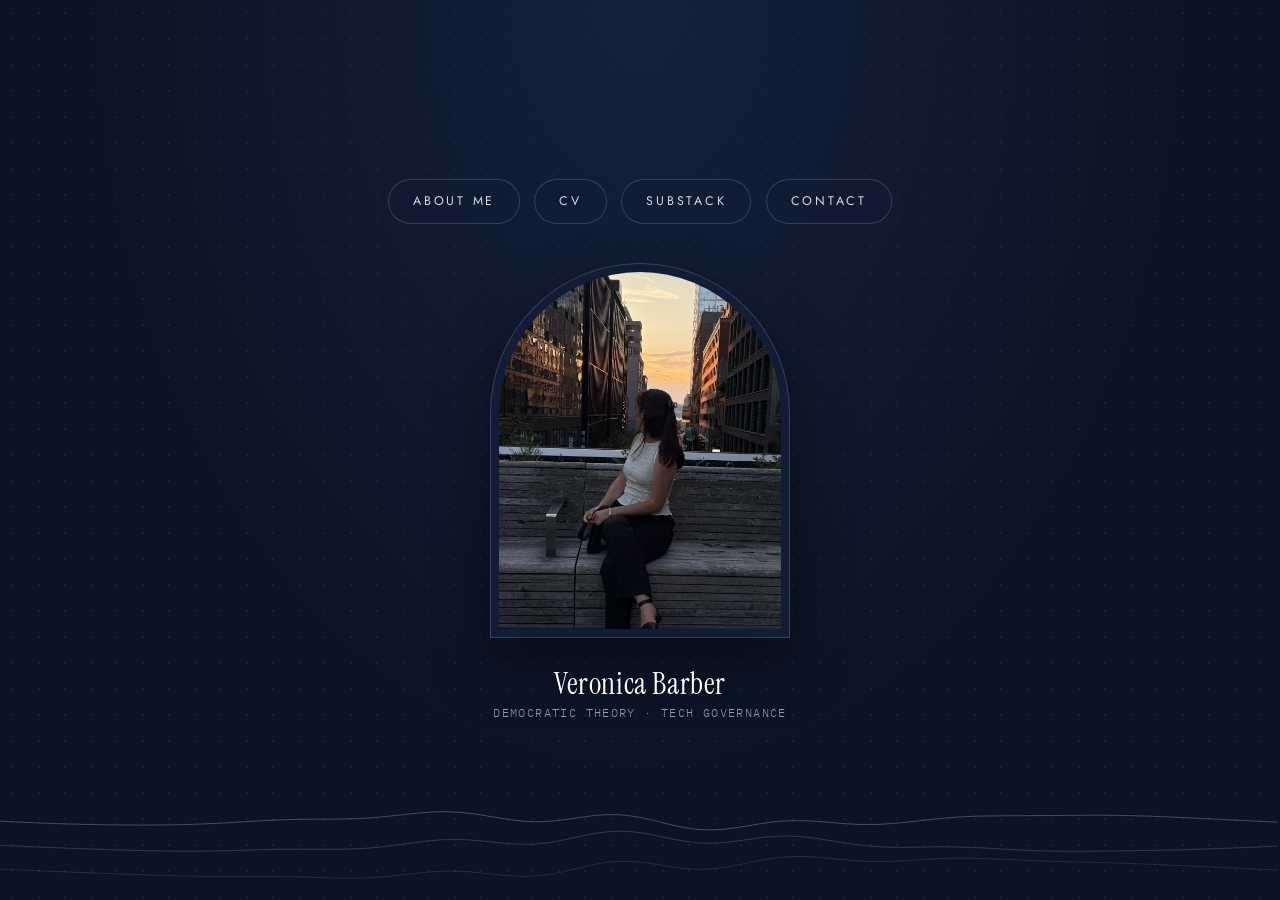
<file: index.html>
<!DOCTYPE html>
<html lang="en">
<head>
  <meta charset="UTF-8">
  <meta name="viewport" content="width=device-width, initial-scale=1">
  <title>Veronica Barber — Political Theory &amp; Tech Governance</title>
  <meta name="description" content="Personal site of Veronica Barber: democratic theory, philosophy of technology, and AI governance.">
  <link rel="preconnect" href="https://fonts.googleapis.com">
  <link rel="preconnect" href="https://fonts.gstatic.com" crossorigin>
  <link href="https://fonts.googleapis.com/css2?family=Cormorant+Garamond:ital,wght@0,400;0,500;0,600;1,400&family=IBM+Plex+Mono:wght@400&family=Instrument+Serif:ital@0;1&family=Jost:wght@300;400&display=swap" rel="stylesheet">  <link rel="stylesheet" href="css/style.css">
</head>
<script src="js/wave.js" defer></script>
<body>

  <main class="landing">
    <div class="portrait-wrap">

      <!-- Four buttons above the portrait -->
      <nav class="nav-buttons" aria-label="Main navigation">
        <a href="about.html">About Me</a>
        <a href="cv.html">CV</a>
        <a href="substack.html">Substack</a>
        <a href="contact.html">Contact</a>
      </nav>

      <!-- Portrait: drop your photo at assets/portrait.jpg -->
      <div class="portrait">
        <div class="placeholder" aria-hidden="true">VB</div>
        <img src="assets/portrait.jpg" alt="Portrait of Veronica Barber" onerror="this.style.display='none'">
      </div>

      <div class="identity">
        <h1>Veronica Barber</h1>
        <p>Democratic Theory · Tech Governance</p>
      </div>

    </div>
  </main>

</body>
</html>
</file>
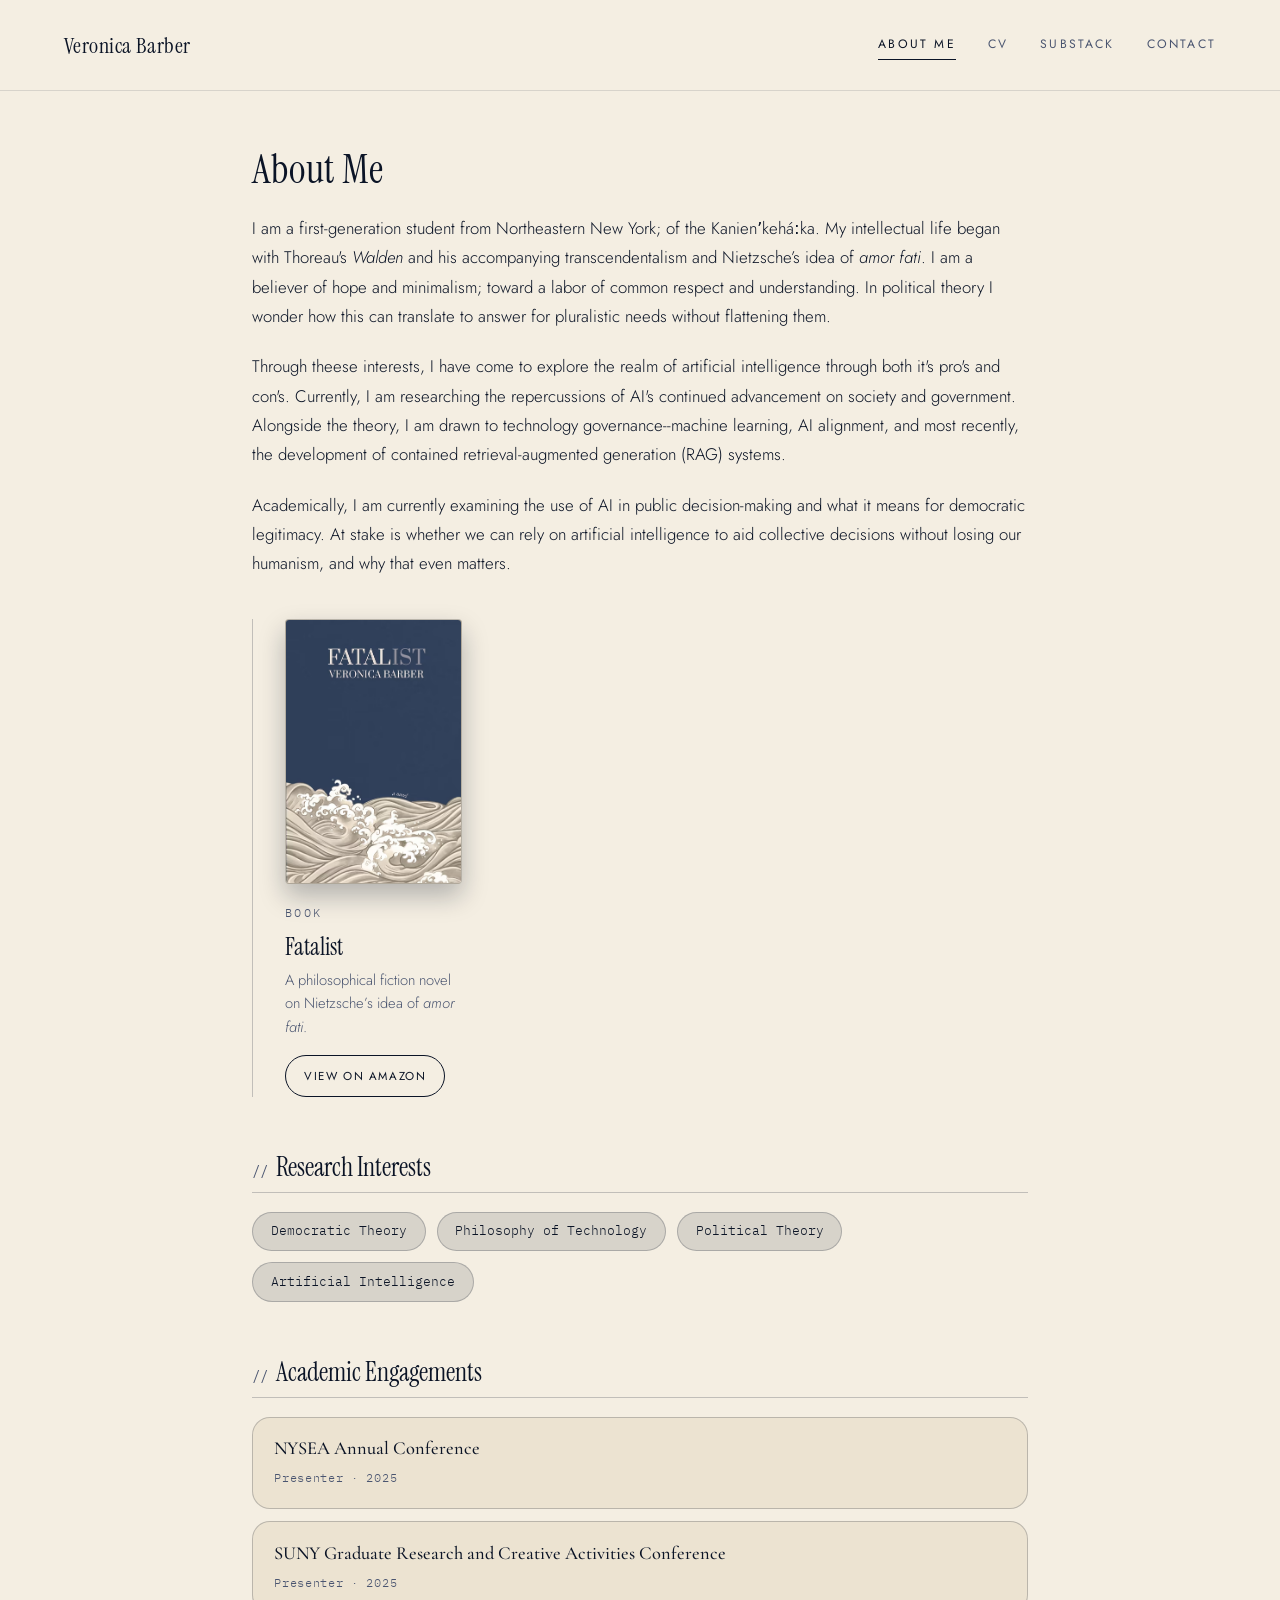
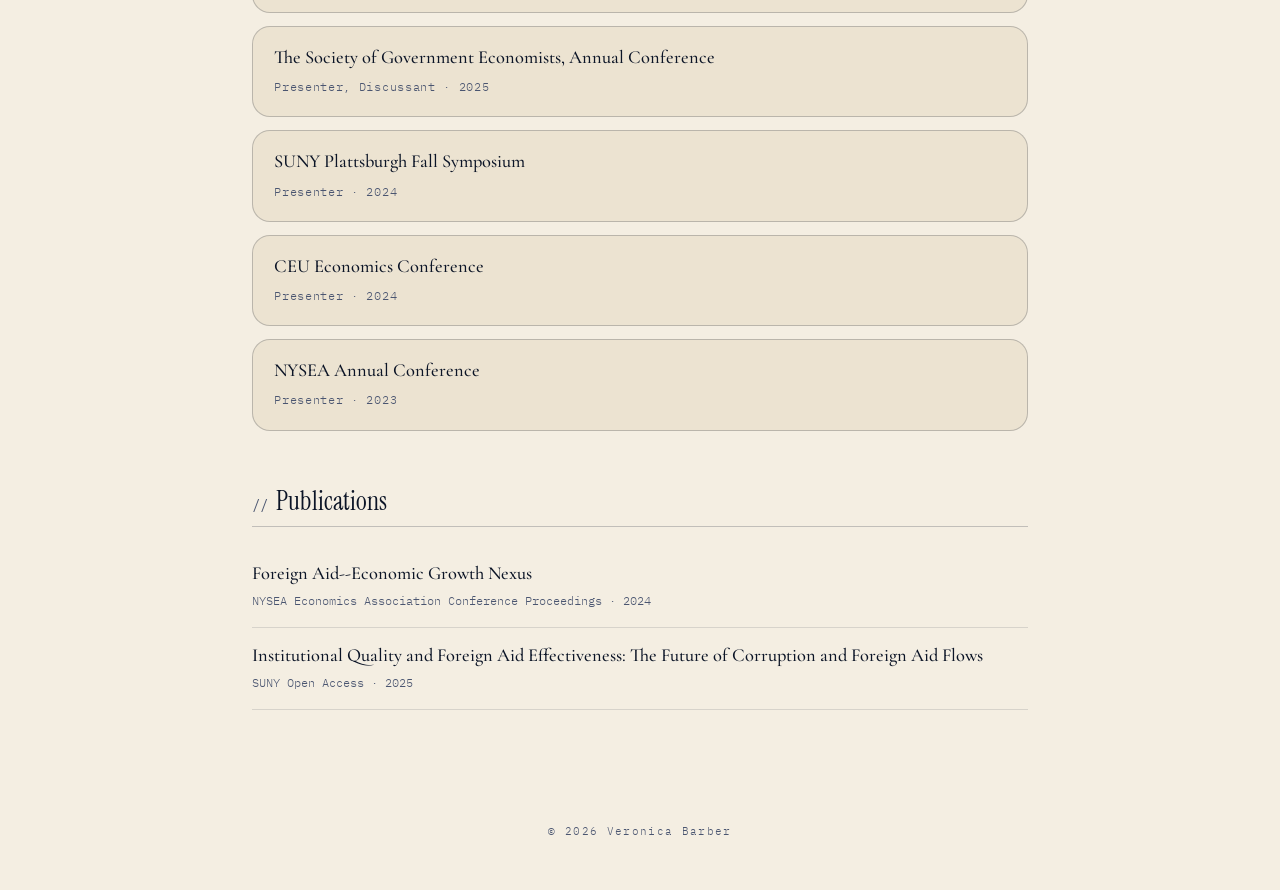
<file: about.html>
<!DOCTYPE html>
<html lang="en">
<head>
  <meta charset="UTF-8">
  <meta name="viewport" content="width=device-width, initial-scale=1">
  <title>About Me — Veronica Barber</title>
  <link rel="preconnect" href="https://fonts.googleapis.com">
  <link rel="preconnect" href="https://fonts.gstatic.com" crossorigin>
<link href="https://fonts.googleapis.com/css2?family=Cormorant+Garamond:ital,wght@0,400;0,500;0,600;1,400&family=IBM+Plex+Mono:wght@400&family=Instrument+Serif:ital@0;1&family=Jost:wght@300;400&display=swap" rel="stylesheet">  <link rel="stylesheet" href="css/style.css">
</head>
<body class="inner">

  <header class="site-header">
    <a class="brand" href="index.html">Veronica Barber</a>
    <nav class="nav-buttons" aria-label="Main navigation">
      <a href="about.html" class="active">About Me</a>
      <a href="cv.html">CV</a>
      <a href="substack.html">Substack</a>
      <a href="contact.html">Contact</a>
    </nav>
  </header>

  <main>
    <h1 class="page-title">About Me</h1>

    <section class="prose">
      <p>I am a first-generation student from Northeastern New York; of the Kanienʼkehá꞉ka. My intellectual life began with Thoreau's <em>Walden</em> and his accompanying transcendentalism and Nietzsche’s idea of <em>amor fati</em>. I am a believer of hope and minimalism; toward a labor of common respect and understanding. In political theory I wonder how this can translate to answer for pluralistic needs without flattening them.</p>

      <p>Through theese interests, I have come to explore the realm of artificial intelligence through both it's pro's and con's. Currently, I am researching the repercussions of AI's continued advancement on society and government. Alongside the theory, I am drawn to technology governance--machine learning, AI alignment, and most recently, the development of contained retrieval-augmented generation (RAG) systems.</p>
      
      <p>Academically, I am currently examining the use of AI in public decision-making and what it means for democratic legitimacy. At stake is whether we can rely on artificial intelligence to aid collective decisions without losing our humanism, and why that even matters.</p>
    </section>

    <!-- BOOK -->
    <aside class="book-side" aria-label="My book">
      <div class="cover">
        <span>Fatalist</span>
        <img src="assets/book-cover.jpg" alt="Cover of Fatalist" onerror="this.style.display='none'">
      </div>
      <div class="eyebrow">Book</div>
      <h3>Fatalist</h3>
      <p>A philosophical fiction novel on Nietzsche’s idea of <em>amor fati</em>.</p>
      <a class="btn" href="https://us.amazon.com/Fatalist-Veronica-Barber/dp/B0FMP977KS" target="_blank" rel="noopener">View on Amazon</a>
    </aside>

    <!-- RESEARCH INTERESTS -->
    <h2 class="section-title">Research Interests</h2>
    <div class="tags">
      <span class="tag">Democratic Theory</span>
      <span class="tag">Philosophy of Technology</span>
      <span class="tag">Political Theory</span>
      <span class="tag">Artificial Intelligence</span>
    </div>

    <!-- ACADEMIC ENGAGEMENTS -->
    <h2 class="section-title">Academic Engagements</h2>
    <div class="cards">
      <div class="card"><div class="name">NYSEA Annual Conference</div><div class="meta">Presenter · 2025</div></div>
      <div class="card"><div class="name">SUNY Graduate Research and Creative Activities Conference</div><div class="meta">Presenter · 2025</div></div>
      <div class="card"><div class="name">The Society of Government Economists, Annual Conference</div><div class="meta">Presenter, Discussant · 2025</div></div>
      <div class="card"><div class="name">SUNY Plattsburgh Fall Symposium</div><div class="meta">Presenter · 2024</div></div>
      <div class="card"><div class="name">CEU Economics Conference</div><div class="meta">Presenter · 2024</div></div>
      <div class="card"><div class="name">NYSEA Annual Conference</div><div class="meta">Presenter · 2023</div></div>
    </div>

    <!-- PUBLICATIONS -->
    <h2 class="section-title">Publications</h2>
<ul class="pubs">
  <li>
    <div class="title"><a href="https://www.nyseconomicsassociation.org/wp-content/uploads/2024/12/Final_Vol_NYSEA_Proceedings_2023.pdf" target="_blank" rel="noopener">Foreign Aid--Economic Growth Nexus</a></div>
    <div class="venue">NYSEA Economics Association Conference Proceedings · 2024</div>
  </li>
  <li>
    <div class="title"><a href="https://soar.suny.edu/server/api/core/bitstreams/cb650de0-f1ea-4504-bd23-ce53d241ac84/content" target="_blank" rel="noopener">Institutional Quality and Foreign Aid Effectiveness: The Future of Corruption and Foreign Aid Flows</a></div>
    <div class="venue">SUNY Open Access · 2025</div>
  </li>
</ul>
</main>

  <footer>© <span id="yr"></span> Veronica Barber</footer>
  <script>document.getElementById('yr').textContent = new Date().getFullYear();</script>
</body>
</html>
</file>
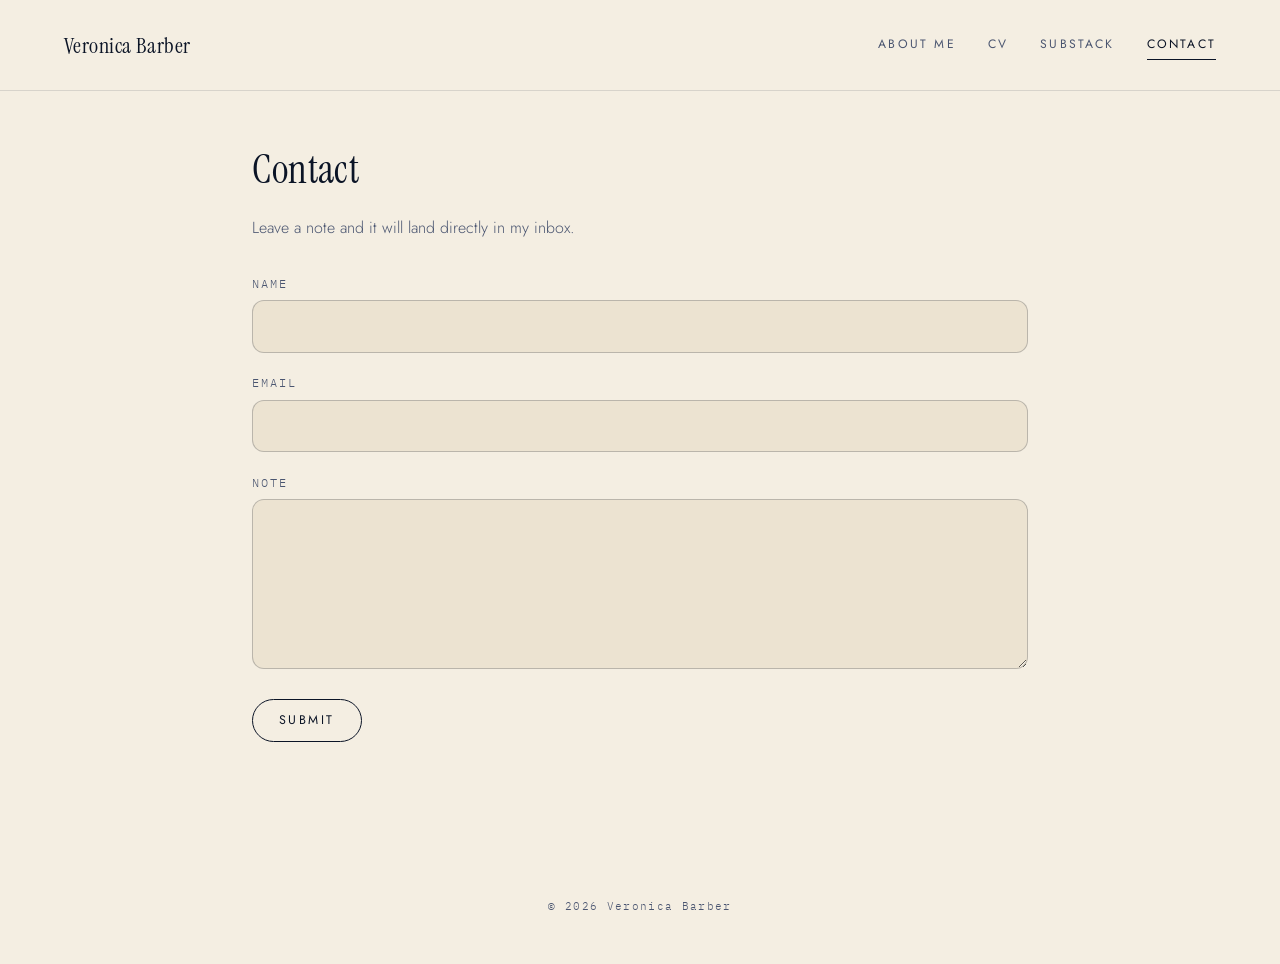
<file: contact.html>
<!DOCTYPE html>
<html lang="en">
<head>
  <meta charset="UTF-8">
  <meta name="viewport" content="width=device-width, initial-scale=1">
  <title>Contact — Veronica Barber</title>
  <link rel="preconnect" href="https://fonts.googleapis.com">
  <link rel="preconnect" href="https://fonts.gstatic.com" crossorigin>
  <link href="https://fonts.googleapis.com/css2?family=Cormorant+Garamond:ital,wght@0,400;0,500;0,600;1,400&family=IBM+Plex+Mono:wght@400&family=Instrument+Serif:ital@0;1&family=Jost:wght@300;400&display=swap" rel="stylesheet">  <link rel="stylesheet" href="css/style.css">
</head>
<body class="inner">

  <header class="site-header">
    <a class="brand" href="index.html">Veronica Barber</a>
    <nav class="nav-buttons" aria-label="Main navigation">
      <a href="about.html">About Me</a>
      <a href="cv.html">CV</a>
      <a href="substack.html">Substack</a>
      <a href="contact.html" class="active">Contact</a>
    </nav>
  </header>

  <main>
    <h1 class="page-title">Contact</h1>
    <p class="prose" style="color: var(--parchment-dim); margin-bottom: 2rem;">Leave a note and it will land directly in my inbox.</p>

    <form class="contact" id="contact-form" action="https://formspree.io/f/xnpdoqaj" method="POST">
      <div>
        <label for="name">Name</label>
        <input type="text" id="name" name="name" required autocomplete="name">
      </div>
      <div>
        <label for="email">Email</label>
        <input type="email" id="email" name="email" required autocomplete="email">
      </div>
      <div>
        <label for="message">Note</label>
        <textarea id="message" name="message" required></textarea>
      </div>

      <!-- Honeypot: real people never see this; bots fill it in -->
      <input class="hp" type="text" name="_gotcha" tabindex="-1" autocomplete="off" aria-hidden="true">

      <div><button class="btn" type="submit">Submit</button></div>
      <div class="form-status" id="form-status" role="status"></div>
    </form>
  </main>

  <footer>© <span id="yr"></span> Veronica Barber</footer>

  <script>
    document.getElementById('yr').textContent = new Date().getFullYear();

    const form = document.getElementById('contact-form');
    const status = document.getElementById('form-status');

    form.addEventListener('submit', async (e) => {
      e.preventDefault();
      status.textContent = 'Sending…';
      try {
        const res = await fetch(form.action, {
          method: 'POST',
          body: new FormData(form),
          headers: { 'Accept': 'application/json' }
        });
        if (res.ok) {
          form.reset();
          status.textContent = 'Thank you. Your note has been sent.';
        } else {
          status.textContent = 'Something went wrong. Please try again.';
        }
      } catch (err) {
        status.textContent = 'Network error. Please try again.';
      }
    });
  </script>
</body>
</html>
</file>
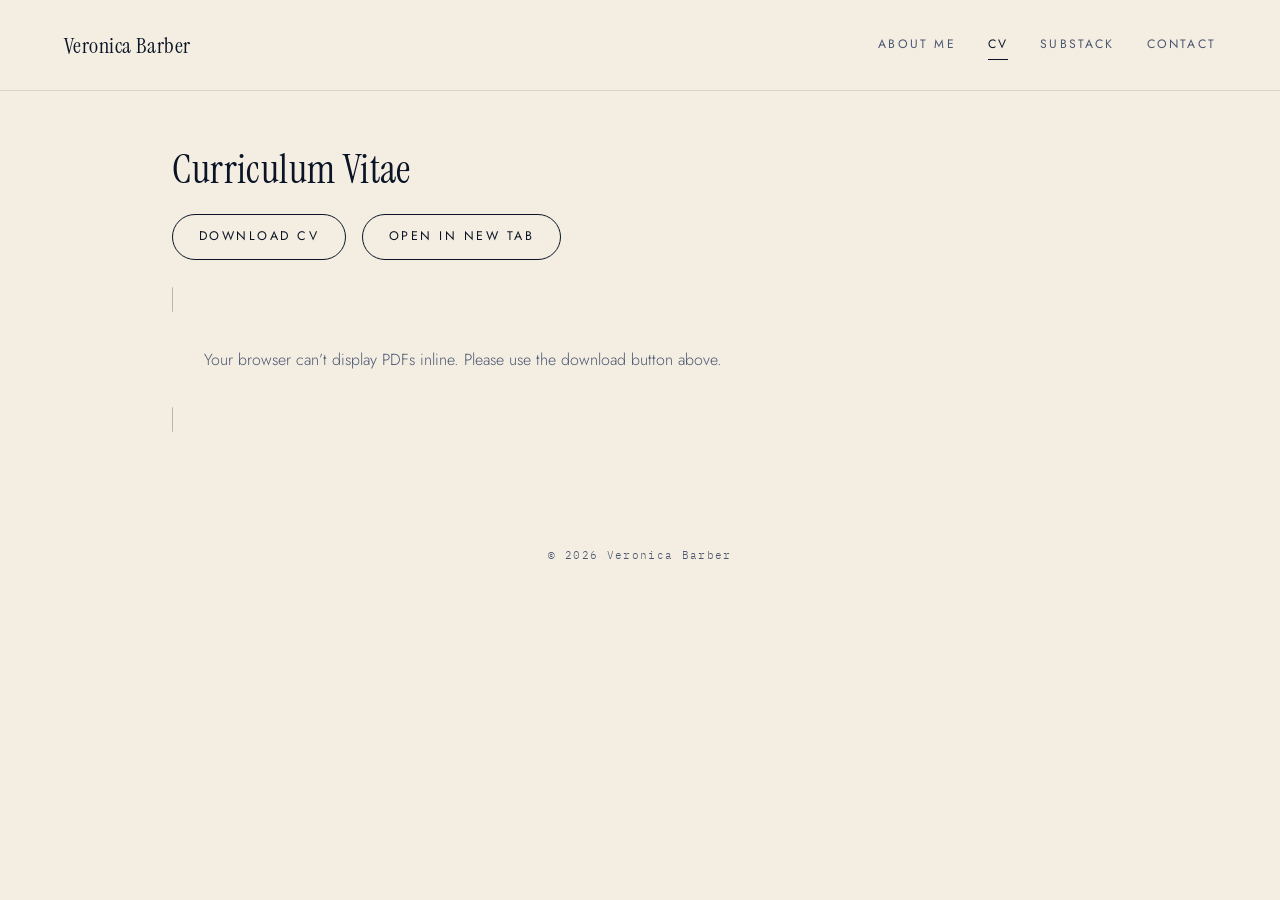
<file: cv.html>
<!DOCTYPE html>
<html lang="en">
<head>
  <meta charset="UTF-8">
  <meta name="viewport" content="width=device-width, initial-scale=1">
  <title>CV — Veronica Barber</title>
  <link rel="preconnect" href="https://fonts.googleapis.com">
  <link rel="preconnect" href="https://fonts.gstatic.com" crossorigin>
  <link href="https://fonts.googleapis.com/css2?family=Cormorant+Garamond:ital,wght@0,400;0,500;0,600;1,400&family=IBM+Plex+Mono:wght@400&family=Instrument+Serif:ital@0;1&family=Jost:wght@300;400&display=swap" rel="stylesheet">  <link rel="stylesheet" href="css/style.css">
</head>
<body class="inner">

  <header class="site-header">
    <a class="brand" href="index.html">Veronica Barber</a>
    <nav class="nav-buttons" aria-label="Main navigation">
      <a href="about.html">About Me</a>
      <a href="cv.html" class="active">CV</a>
      <a href="substack.html">Substack</a>
      <a href="contact.html">Contact</a>
    </nav>
  </header>

  <main style="max-width: 980px;">
    <h1 class="page-title">Curriculum Vitae</h1>

    <div class="cv-actions">
      <!-- Put your CV at assets/cv.pdf -->
      <a class="btn" href="assets/cv.pdf" download="Veronica-Barber-CV.pdf">Download CV</a>
      <a class="btn" href="assets/cv.pdf" target="_blank" rel="noopener">Open in New Tab</a>
    </div>

    <object class="cv-frame" data="assets/cv.pdf#view=FitH" type="application/pdf">
      <p class="cv-fallback">Your browser can’t display PDFs inline. Please use the download button above.</p>
    </object>
  </main>

  <footer>© <span id="yr"></span> Veronica Barber</footer>
  <script>document.getElementById('yr').textContent = new Date().getFullYear();</script>
</body>
</html>
</file>
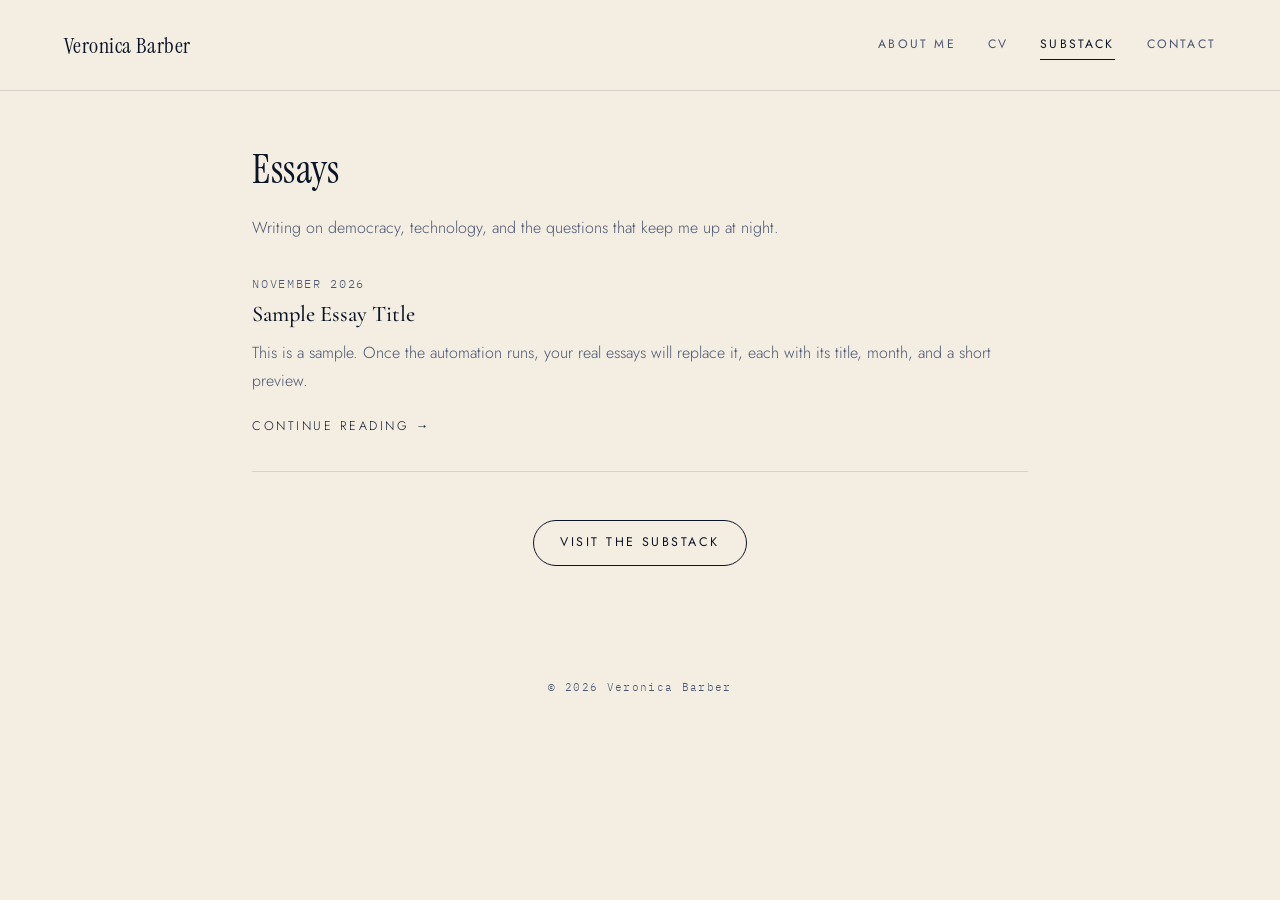
<file: substack.html>
<!DOCTYPE html>
<html lang="en">
<head>
  <meta charset="UTF-8">
  <meta name="viewport" content="width=device-width, initial-scale=1">
  <title>Substack — Veronica Barber</title>
  <link rel="preconnect" href="https://fonts.googleapis.com">
  <link rel="preconnect" href="https://fonts.gstatic.com" crossorigin>
  <link href="https://fonts.googleapis.com/css2?family=Cormorant+Garamond:ital,wght@0,400;0,500;0,600;1,400&family=IBM+Plex+Mono:wght@400&family=Instrument+Serif:ital@0;1&family=Jost:wght@300;400&display=swap" rel="stylesheet">  <link rel="stylesheet" href="css/style.css">
</head>
<body class="inner">

  <header class="site-header">
    <a class="brand" href="index.html">Veronica Barber</a>
    <nav class="nav-buttons" aria-label="Main navigation">
      <a href="about.html">About Me</a>
      <a href="cv.html">CV</a>
      <a href="substack.html" class="active">Substack</a>
      <a href="contact.html">Contact</a>
    </nav>
  </header>

  <main>
    <h1 class="page-title">Essays</h1>
    <p class="prose" style="color: var(--parchment-dim);">Writing on democracy, technology, and the questions that keep me up at night.</p>

    <!-- ESSAYS:START (auto-generated from your Substack feed; edits between these markers are overwritten) -->
    <article class="essay">
      <div class="date">November 2026</div>
      <h2>Sample Essay Title</h2>
      <p>This is a sample. Once the automation runs, your real essays will replace it, each with its title, month, and a short preview.</p>
      <a class="more" href="https://iustitiaa.substack.com" target="_blank" rel="noopener">Continue reading</a>
    </article>
    <!-- ESSAYS:END -->

    <p style="margin-top: 3rem; text-align: center;">
      <a class="btn" href="https://iustitiaa.substack.com" target="_blank" rel="noopener">Visit the Substack</a>
    </p>
  </main>

  <footer>© <span id="yr"></span> Veronica Barber</footer>
  <script>document.getElementById('yr').textContent = new Date().getFullYear();</script>
</body>
</html>
</file>
<file: css/style.css>
/* ==========================================================
   Personal brand site — techno dark academia
   Landing: navy + white accents.  Inner pages: beige + navy ink.
   Fonts: Instrument Serif (titles), Cormorant Garamond (item names),
          Jost (body/UI), IBM Plex Mono (small labels)
   ========================================================== */

:root {
  --bg: #0b1426;            /* navy */
  --bg-deep: #070d1a;
  --surface: #111d36;       /* cards, inputs */
  --surface-2: #1a2a4a;
  --text: #d6dbe6;
  --text-dim: #8f9ab2;
  --parchment-dim: #8f9ab2; /* alias: a couple of pages use this name inline */
  --accent: #ffffff;
  --line: rgba(255, 255, 255, 0.16);
  --line-soft: rgba(255, 255, 255, 0.09);

  --display: "Instrument Serif", "Cormorant Garamond", Georgia, serif;
  --serif: "Cormorant Garamond", "EB Garamond", Georgia, serif;
  --sans: "Jost", "Helvetica Neue", Arial, sans-serif;
  --mono: "IBM Plex Mono", ui-monospace, Menlo, monospace;
}

/* Inner pages (<body class="inner">): beige paper, same navy as ink */
body.inner {
  --bg: #f4eee2;
  --bg-deep: #ece3d2;
  --surface: #ece3d1;
  --surface-2: #dccfb8;
  --text: #0b1426;
  --text-dim: #4a5570;
  --parchment-dim: #4a5570;
  --accent: #0b1426;
  --line: rgba(11, 20, 38, 0.22);
  --line-soft: rgba(11, 20, 38, 0.12);
  background-image: none;
}

* { box-sizing: border-box; margin: 0; padding: 0; }
img { max-width: 100%; height: auto; display: block; }
html { scroll-behavior: smooth; }

body {
  background-color: var(--bg);
  /* soft glow at the top + a very faint dot grid (the quiet "tech" texture) */
  background-image:
    radial-gradient(ellipse at 50% 0%, rgba(26, 42, 74, 0.6), transparent 60%),
    radial-gradient(rgba(255, 255, 255, 0.055) 1px, transparent 1px);
  background-size: auto, 26px 26px;
  background-attachment: fixed;
  color: var(--text);
  font-family: var(--sans);
  font-weight: 300;
  line-height: 1.75;
  min-height: 100vh;
  -webkit-font-smoothing: antialiased;
}

::selection { background: var(--accent); color: var(--bg); }

a { color: var(--accent); text-decoration: none; transition: opacity .2s ease, color .2s ease; }
a:hover { opacity: .7; }
a:focus-visible, button:focus-visible { outline: 1px solid var(--accent); outline-offset: 3px; }

/* ---------- Navigation buttons (landing page) ---------- */
.nav-buttons {
  display: flex;
  gap: .9rem;
  flex-wrap: wrap;
  justify-content: center;
}

.nav-buttons a {
  font-family: var(--sans);
  font-weight: 400;
  font-size: .78rem;
  letter-spacing: .22em;
  text-transform: uppercase;
  color: var(--text);
  border: 1px solid var(--line);
  border-radius: 999px;
  padding: .65rem 1.5rem;
  background: rgba(17, 29, 54, 0.55);
  transition: all .25s ease;
}

/* White glow */
.landing .nav-buttons a:hover,
.landing .nav-buttons a:focus-visible {
  opacity: 1;
  color: #fff;
  border-color: #fff;
  background: rgba(255, 255, 255, 0.06);
  text-shadow: 0 0 8px rgba(255, 255, 255, 0.7);
  box-shadow:
    0 0 12px rgba(255, 255, 255, 0.55),
    0 0 28px rgba(255, 255, 255, 0.25),
    inset 0 0 10px rgba(255, 255, 255, 0.12);
}

/* ---------- Landing page ---------- */
.landing {
  min-height: 100vh;
  display: grid;
  place-items: center;      /* centers the portrait horizontally + vertically */
  padding: 1rem;
}

.portrait-wrap { position: relative; width: min(300px, 62vw); }

/* The four buttons sit directly above the portrait */
.landing .nav-buttons {
  position: absolute;
  bottom: 100%;
  left: 50%;
  transform: translateX(-50%);
  margin-bottom: 2.4rem;
  width: max-content;
  max-width: 92vw;
}

.portrait {
  width: 100%;
  aspect-ratio: 4 / 5;
  border-radius: 999px 999px 6px 6px;   /* arch */
  border: 1px solid var(--line);
  padding: 8px;
  background: var(--surface);
  box-shadow: 0 25px 60px rgba(0, 0, 0, .45);
  overflow: hidden;
  position: relative;
}
.portrait img {
  width: 100%; height: 100%;
  object-fit: cover;
  border-radius: 999px 999px 2px 2px;
  display: block;
  position: relative; z-index: 1;
}
/* Shown only if portrait.jpg is missing */
.portrait .placeholder {
  position: absolute; inset: 8px;
  border-radius: 999px 999px 2px 2px;
  display: grid; place-items: center;
  font-family: var(--display);
  font-size: 4rem;
  color: var(--accent);
  background: linear-gradient(160deg, var(--surface-2), var(--surface));
  z-index: 0;
}

.identity {
  position: absolute;
  top: 100%;
  left: 50%;
  transform: translateX(-50%);
  margin-top: 1.8rem;
  text-align: center;
  width: max-content;
  max-width: 92vw;
}
.identity h1 {
  font-family: var(--display);
  font-weight: 400;
  font-size: 1.9rem;
  letter-spacing: .02em;
  line-height: 1.2;
  color: #fff;
}
.identity p {
  font-family: var(--mono);
  font-size: .72rem;
  letter-spacing: .12em;
  text-transform: uppercase;
  color: var(--text-dim);
}

/* ---------- Inner pages ---------- */
.site-header {
  display: flex;
  align-items: center;
  justify-content: space-between;
  gap: 1.5rem;
  flex-wrap: wrap;
  padding: 1.6rem clamp(1.2rem, 5vw, 4rem);
  border-bottom: 1px solid var(--line-soft);
}
.site-header .brand {
  font-family: var(--display);
  font-size: 1.4rem;
  font-weight: 400;
  color: var(--text);
  letter-spacing: .02em;
}

/* Nav on inner pages: quiet text links, not buttons */
body.inner .nav-buttons { gap: 2rem; }
body.inner .nav-buttons a {
  border: 0;
  border-radius: 0;
  background: none;
  padding: .2rem 0;
  font-size: .76rem;
  letter-spacing: .18em;
  color: var(--text-dim);
  border-bottom: 1px solid transparent;
}
body.inner .nav-buttons a:hover,
body.inner .nav-buttons a.active {
  opacity: 1;
  color: var(--accent);
  border-bottom-color: var(--accent);
}

main { max-width: 820px; margin: 0 auto; padding: 3.5rem 1.4rem 5rem; }
main.wide { max-width: 1040px; }

h1.page-title {
  font-family: var(--display);
  font-weight: 400;
  font-size: clamp(2rem, 4.2vw, 2.5rem);
  line-height: 1.1;
  letter-spacing: .01em;
  color: var(--text);
  margin-bottom: 1.4rem;
}
h2.section-title {
  font-family: var(--display);
  font-weight: 400;
  font-size: 1.6rem;
  line-height: 1.15;
  color: var(--text);
  margin: 3.5rem 0 1.2rem;
  padding-bottom: .6rem;
  border-bottom: 1px solid var(--line);
}
h2.section-title::before {
  content: "// ";
  font-family: var(--mono);
  font-size: .9rem;
  color: var(--text-dim);
  letter-spacing: 0;
}

.prose p { margin-bottom: 1.3rem; font-size: 1.05rem; }

.eyebrow {
  font-family: var(--mono);
  font-size: .72rem;
  letter-spacing: .18em;
  text-transform: uppercase;
  color: var(--text-dim);
  margin-bottom: .6rem;
}

/* About page: two columns, book fixed in view at the side */
.about-layout {
  display: grid;
  grid-template-columns: minmax(0, 1fr) 210px;
  gap: 3.5rem;
  align-items: start;
}
.book-side, .book {
  max-width: 210px;                 /* can never grow past this, whatever the markup */
  padding-left: 2rem;
  border-left: 1px solid var(--line);
  margin-top: 2.5rem;
}
/* Fixed in view only when it sits inside the two-column layout */
.about-layout > .book-side {
  position: sticky;
  top: 2rem;
  margin-top: 0;
}
.book-side .cover, .book .cover {
  aspect-ratio: 2 / 3;
  position: relative;
  display: grid; place-items: center;
  margin-bottom: 1.2rem;
  border-radius: 4px;
  border: 1px solid var(--line);
  box-shadow: 0 12px 26px rgba(11, 20, 38, .28);
  background: linear-gradient(160deg, var(--surface-2), var(--surface));
  font-family: var(--display);
  color: var(--accent);
  overflow: hidden;
}
.book-side .cover img, .book .cover img { position: absolute; inset: 0; width: 100%; height: 100%; object-fit: cover; }
.book-side .btn, .book .btn { padding: .6rem 1.1rem; font-size: .72rem; letter-spacing: .14em; white-space: nowrap; }
.book-side h3, .book h3 { font-family: var(--display); font-weight: 400; font-size: 1.5rem; line-height: 1.15; }
.book-side p, .book p { color: var(--text-dim); font-size: .92rem; line-height: 1.6; margin: .5rem 0 1rem; }

.btn {
  display: inline-block;
  font-family: var(--sans);
  font-weight: 400;
  font-size: .78rem;
  letter-spacing: .2em;
  text-transform: uppercase;
  color: var(--accent);
  border: 1px solid var(--accent);
  border-radius: 999px;
  padding: .7rem 1.6rem;
  background: transparent;
  cursor: pointer;
  transition: all .25s ease;
}
.btn:hover { opacity: 1; background: var(--accent); color: var(--bg); }

/* Tags */
.tags { display: flex; flex-wrap: wrap; gap: .7rem; }
.tag {
  font-family: var(--mono);
  font-size: .82rem;
  color: var(--text);
  border: 1px solid var(--line);
  border-radius: 999px;
  padding: .45rem 1.1rem;
  background: var(--line-soft);
}

/* Conferences: stacked curved rectangles */
.cards { display: flex; flex-direction: column; gap: .8rem; }
.card {
  background: var(--surface);
  border: 1px solid var(--line);
  border-radius: 18px;
  padding: 1.2rem 1.3rem;
  transition: border-color .25s ease, transform .25s ease;
}
.card:hover { border-color: var(--accent); transform: translateY(-2px); }
.card .name { font-family: var(--serif); font-size: 1.15rem; font-weight: 500; line-height: 1.3; }
.card .meta {
  margin-top: .45rem;
  font-family: var(--mono);
  font-size: .72rem;
  letter-spacing: .06em;
  color: var(--text-dim);
}

/* Publications */
.pubs { list-style: none; }
.pubs li { padding: 1rem 0; border-bottom: 1px solid var(--line-soft); }
.pubs .title { font-family: var(--serif); font-size: 1.15rem; font-weight: 500; line-height: 1.3; }
.pubs .title a { color: var(--text); }
.pubs .title a:hover { opacity: 1; text-decoration: underline; text-underline-offset: 3px; }
.pubs .venue { font-family: var(--mono); font-size: .76rem; color: var(--text-dim); margin-top: .25rem; }

/* CV */
.cv-actions { display: flex; gap: 1rem; flex-wrap: wrap; margin-bottom: 1.6rem; }
.cv-frame {
  width: 100%;
  height: 80vh;
  min-height: 520px;
  border: 1px solid var(--line);
  border-radius: 12px;
  background: var(--surface);
}
.cv-fallback { padding: 2rem; color: var(--text-dim); }

/* Substack */
.essay { padding: 2rem 0; border-bottom: 1px solid var(--line-soft); }
.essay .date { font-family: var(--mono); font-size: .74rem; letter-spacing: .14em; text-transform: uppercase; color: var(--text-dim); }
.essay h2 { font-family: var(--serif); font-weight: 500; font-size: 1.4rem; line-height: 1.2; margin: .4rem 0 .7rem; }
.essay p { color: var(--text-dim); margin-bottom: 1rem; }
.essay .more { font-family: var(--sans); font-size: .78rem; letter-spacing: .2em; text-transform: uppercase; }
.essay .more::after { content: " →"; }

/* Contact form */
form.contact { display: grid; gap: 1.3rem; }
form.contact label {
  display: block;
  font-family: var(--mono);
  font-size: .72rem;
  letter-spacing: .16em;
  text-transform: uppercase;
  color: var(--text-dim);
  margin-bottom: .4rem;
}
form.contact input,
form.contact textarea {
  width: 100%;
  font-family: var(--sans);
  font-size: 1rem;
  font-weight: 300;
  color: var(--text);
  background: var(--surface);
  border: 1px solid var(--line);
  border-radius: 12px;
  padding: .85rem 1rem;
  outline: none;
  transition: border-color .2s ease;
}
form.contact input:focus,
form.contact textarea:focus { border-color: var(--accent); }
form.contact textarea { min-height: 170px; resize: vertical; }
.form-status { font-family: var(--mono); font-size: .85rem; min-height: 1.4rem; color: var(--text-dim); }
.hp { position: absolute; left: -9999px; }  /* honeypot for spam bots */

footer {
  text-align: center;
  padding: 2rem 1rem 3rem;
  font-family: var(--mono);
  font-size: .7rem;
  letter-spacing: .12em;
  color: var(--text-dim);
}

/* ---------- Custom cursor (only active when js/cursor.js runs) ---------- */
.has-custom-cursor, .has-custom-cursor a, .has-custom-cursor button { cursor: none; }

.cursor-dot, .cursor-ring {
  position: fixed; top: 0; left: 0;
  pointer-events: none; z-index: 9999;
  transition: opacity .2s ease;
}
.cursor-dot::before {
  content: ""; display: block;
  width: 7px; height: 7px; margin: -3.5px 0 0 -3.5px;
  border-radius: 50%; background: var(--accent);
}
.cursor-ring::before {
  content: ""; display: block;
  width: 34px; height: 34px; margin: -17px 0 0 -17px;
  border: 1px solid var(--accent); border-radius: 50%;
  opacity: .7;
  transition: transform .2s ease, opacity .2s ease, background .2s ease;
}
.cursor-ring.active::before { transform: scale(1.6); opacity: 1; background: var(--line-soft); }

/* ---------- Cursor-following wave (js/wave.js) ---------- */
#wave {
  position: fixed; left: 0; bottom: 0;
  width: 100%; height: 160px;
  pointer-events: none;
  z-index: -1;
}

/* ---------- Small screens ---------- */
@media (max-width: 900px) {
  .about-layout { grid-template-columns: 1fr; }
  .about-layout > .book-side { position: static; padding-left: 0; border-left: 0; margin-top: 2rem; }
}
@media (max-width: 620px) {
  .landing .nav-buttons { display: grid; grid-template-columns: 1fr 1fr; width: 86vw; }
  .nav-buttons a { text-align: center; padding: .65rem .8rem; }
  .site-header { justify-content: center; }
  body.inner .nav-buttons { gap: 1.2rem; }
}
</file>
